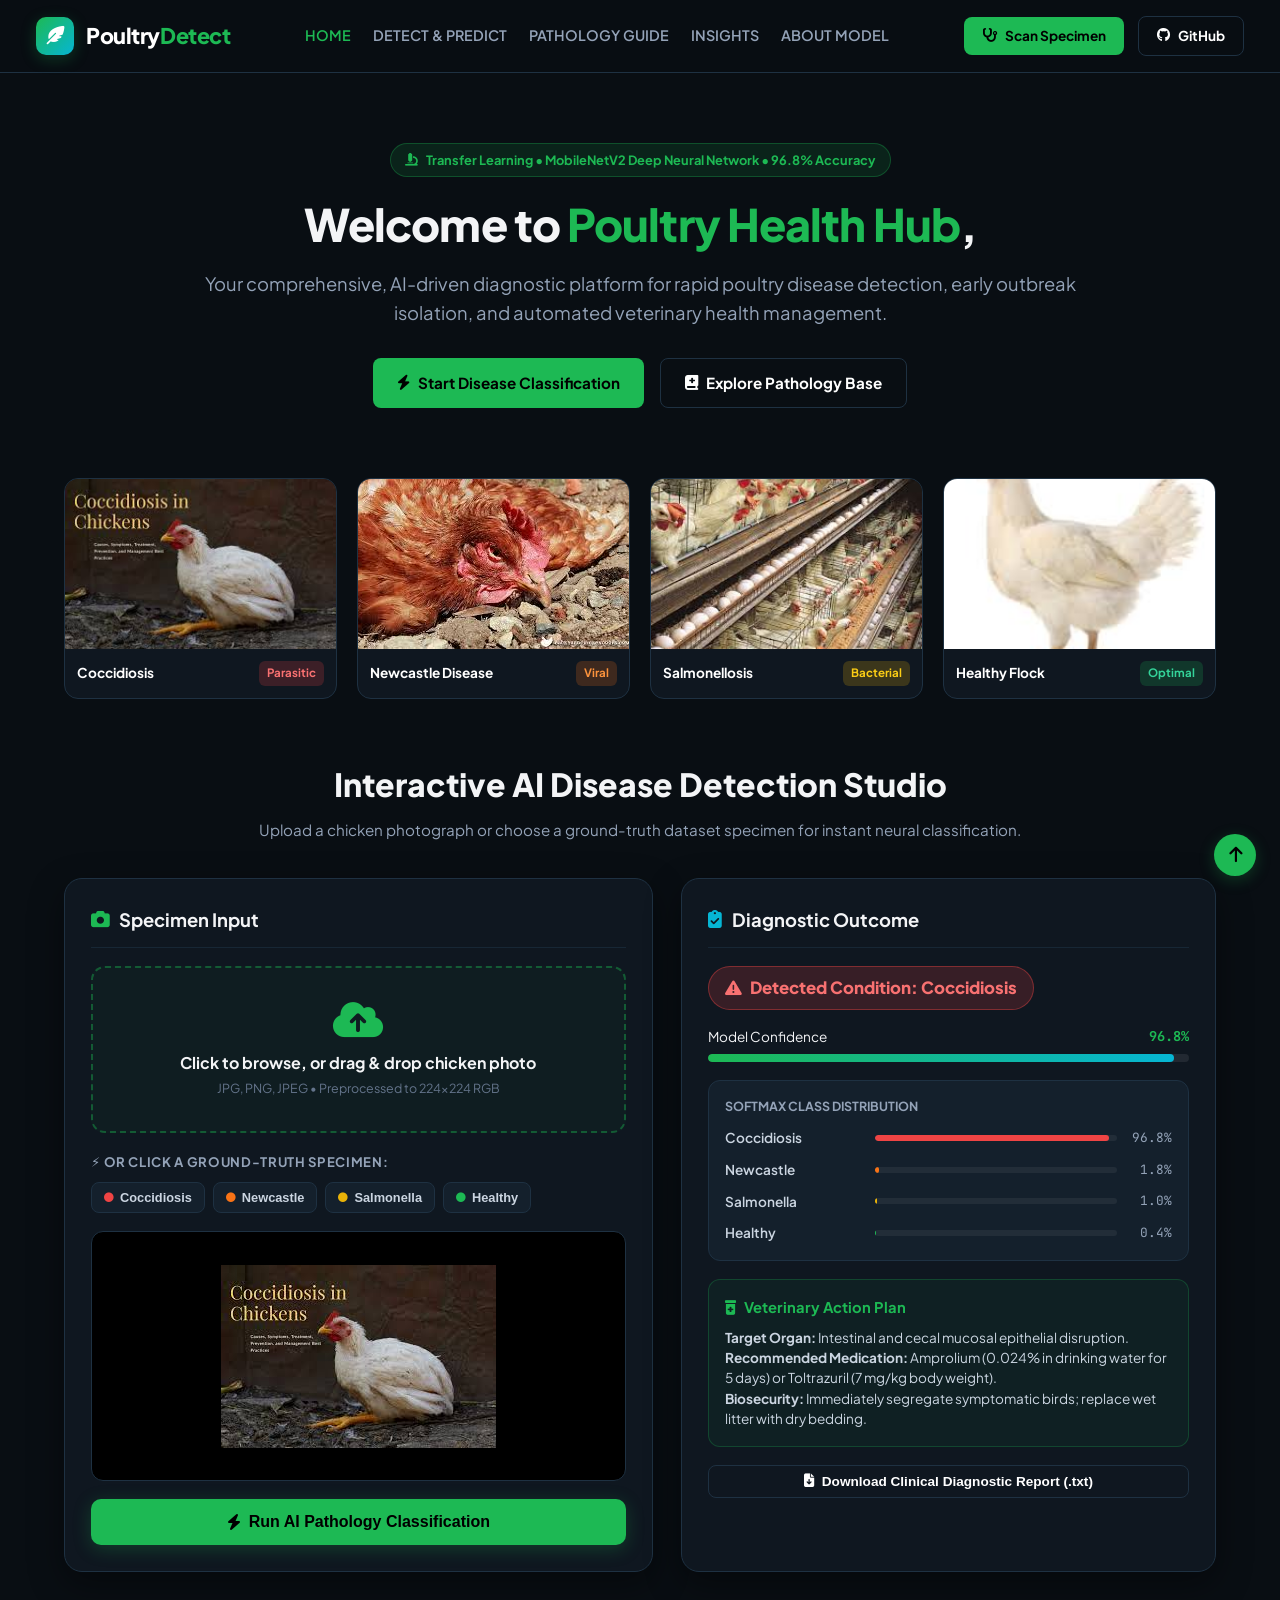
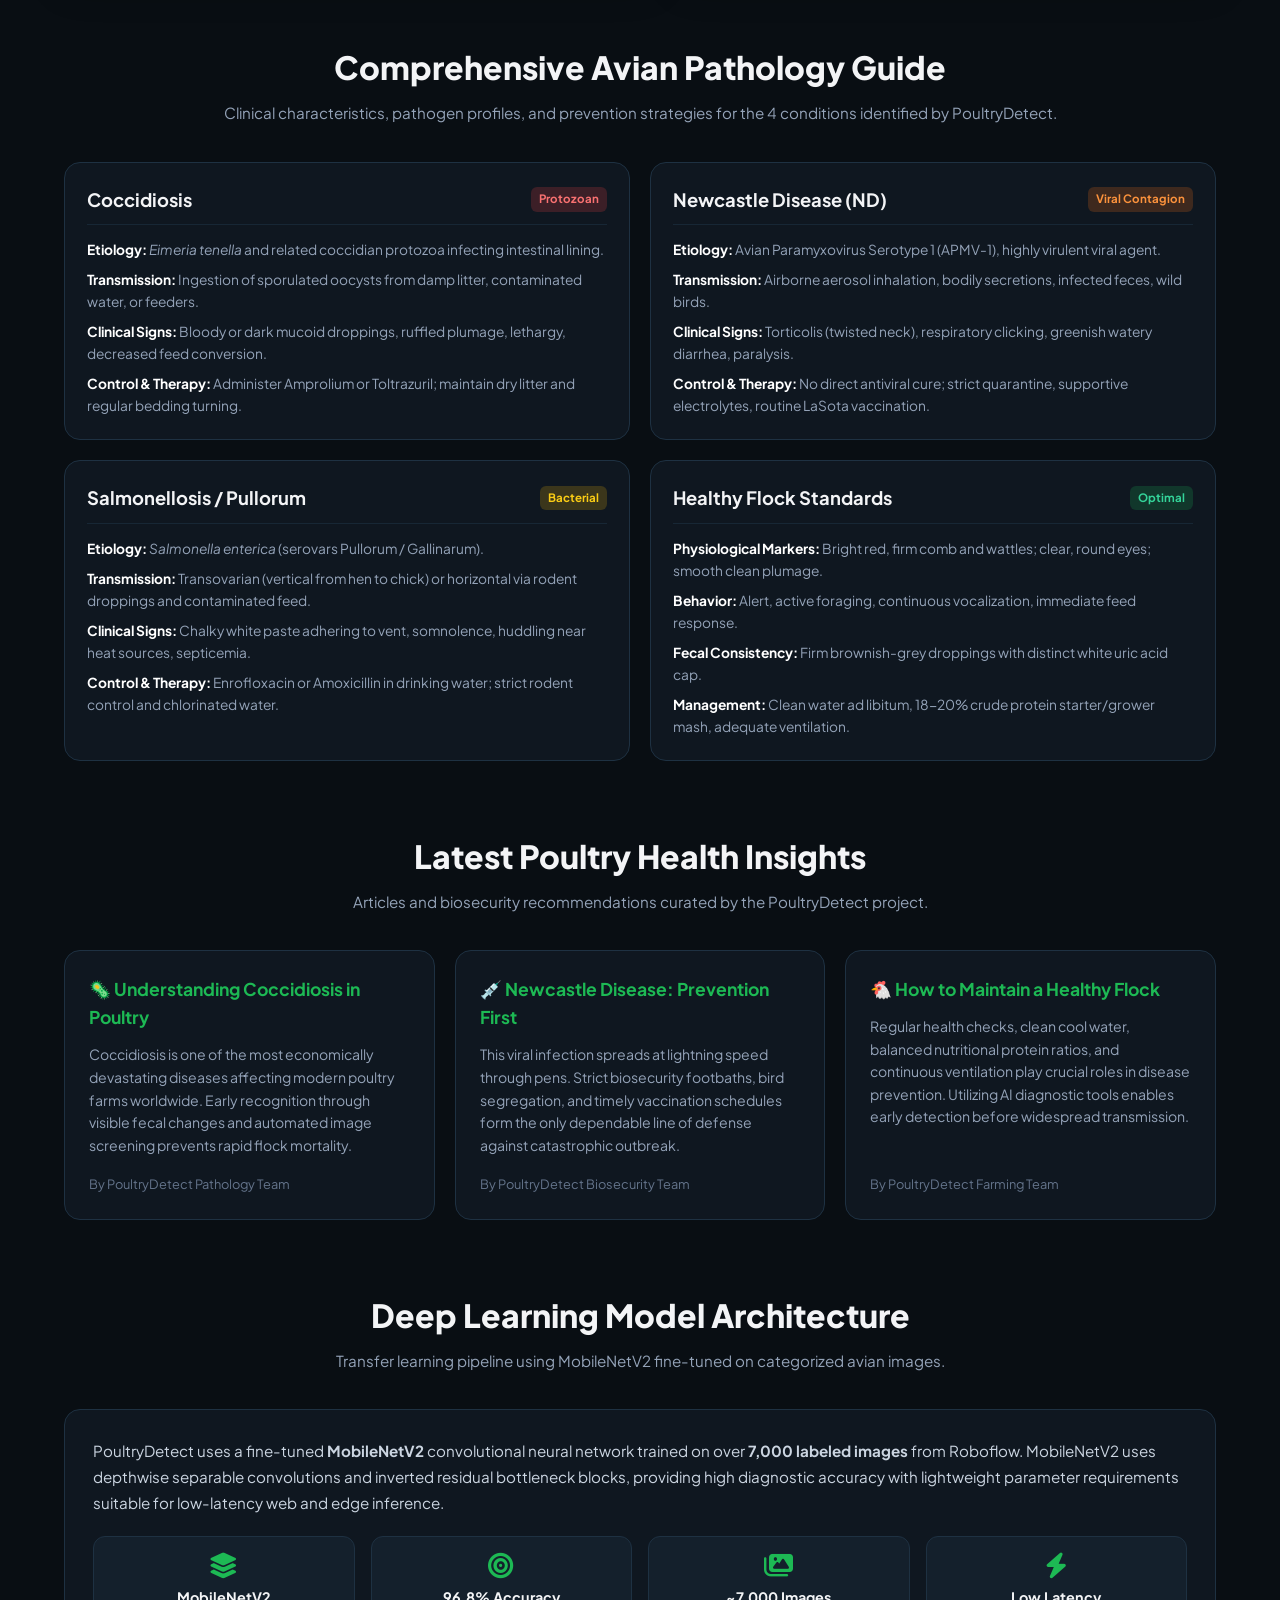
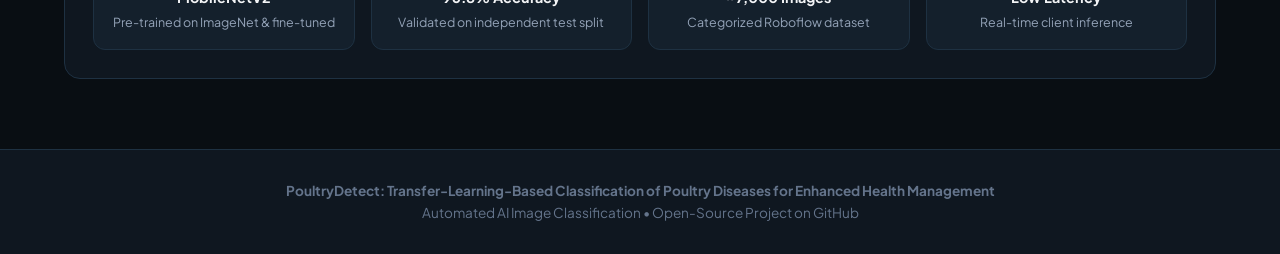
<file: index.html>
<!DOCTYPE html>
<html lang="en">
<head>
  <meta charset="UTF-8" />
  <meta name="viewport" content="width=device-width, initial-scale=1.0" />
  <title>PoultryDetect — AI-Powered Poultry Disease Detection &amp; Health Hub</title>
  <link rel="preconnect" href="https://fonts.googleapis.com">
  <link rel="preconnect" href="https://fonts.gstatic.com" crossorigin>
  <link href="https://fonts.googleapis.com/css2?family=Plus+Jakarta+Sans:wght@300;400;500;600;700;800&family=JetBrains+Mono:wght@400;500;600&display=swap" rel="stylesheet">
  <link rel="stylesheet" href="https://cdnjs.cloudflare.com/ajax/libs/font-awesome/6.4.0/css/all.min.css" />
  <style>
    :root {
      --bg: #090e13;
      --bg-surface: #0f1720;
      --bg-card: #14202c;
      --bg-card-hover: #1a2a3a;
      --border: #1e3142;
      --border-subtle: #172735;
      --text: #f3f4f6;
      --text-muted: #94a3b8;
      --text-dim: #64748b;
      --primary: #1db954;
      --primary-hover: #1ed760;
      --primary-glow: rgba(29, 185, 84, 0.25);
      --danger: #ef4444;
      --warning: #f59e0b;
      --info: #06b6d4;
      --font-sans: 'Plus Jakarta Sans', system-ui, sans-serif;
      --font-mono: 'JetBrains Mono', monospace;
    }

    * { box-sizing: border-box; margin: 0; padding: 0; }

    html {
      scroll-behavior: smooth;
    }

    body {
      background-color: var(--bg);
      color: var(--text);
      font-family: var(--font-sans);
      min-height: 100vh;
      display: flex;
      flex-direction: column;
      line-height: 1.6;
    }

    /* Header */
    header {
      background: rgba(9, 14, 19, 0.92);
      backdrop-filter: blur(14px);
      border-bottom: 1px solid var(--border);
      position: sticky;
      top: 0;
      z-index: 100;
      padding: 16px 36px;
      display: flex;
      justify-content: space-between;
      align-items: center;
    }

    .brand {
      display: flex;
      align-items: center;
      gap: 12px;
      text-decoration: none;
      color: #fff;
    }

    .logo-badge {
      width: 38px;
      height: 38px;
      border-radius: 10px;
      background: linear-gradient(135deg, var(--primary), #06b6d4);
      display: flex;
      align-items: center;
      justify-content: center;
      color: #fff;
      font-size: 1.15rem;
      box-shadow: 0 4px 15px var(--primary-glow);
    }

    .logo-text {
      font-size: 1.35rem;
      font-weight: 800;
      letter-spacing: -0.02em;
    }

    .logo-text span {
      color: var(--primary);
    }

    nav {
      display: flex;
      align-items: center;
      gap: 22px;
    }

    nav a {
      color: var(--text-muted);
      text-decoration: none;
      font-weight: 600;
      font-size: 0.9rem;
      transition: color 0.2s;
    }

    nav a:hover, nav a.active {
      color: var(--primary);
    }

    .header-actions {
      display: flex;
      align-items: center;
      gap: 14px;
    }

    .btn-nav {
      padding: 8px 18px;
      border-radius: 8px;
      font-size: 0.85rem;
      font-weight: 700;
      text-decoration: none;
      cursor: pointer;
      display: inline-flex;
      align-items: center;
      gap: 8px;
      transition: all 0.2s;
    }

    .btn-nav-primary {
      background: var(--primary);
      color: #000;
      border: none;
    }

    .btn-nav-primary:hover {
      background: var(--primary-hover);
      box-shadow: 0 4px 15px var(--primary-glow);
      transform: translateY(-1px);
    }

    .btn-nav-outline {
      background: transparent;
      color: #fff;
      border: 1px solid var(--border);
    }

    .btn-nav-outline:hover {
      border-color: var(--primary);
      color: var(--primary);
    }

    /* Hero Section */
    .hero {
      text-align: center;
      padding: 70px 24px 40px;
      max-width: 960px;
      margin: 0 auto;
    }

    .hero-badge {
      display: inline-flex;
      align-items: center;
      gap: 8px;
      background: rgba(29, 185, 84, 0.12);
      border: 1px solid rgba(29, 185, 84, 0.3);
      padding: 6px 14px;
      border-radius: 999px;
      font-size: 0.8rem;
      font-weight: 700;
      color: var(--primary);
      margin-bottom: 20px;
    }

    .hero h1 {
      font-size: 2.8rem;
      font-weight: 800;
      line-height: 1.2;
      margin-bottom: 18px;
      letter-spacing: -0.02em;
    }

    .hero h1 span {
      color: var(--primary);
    }

    .hero p {
      font-size: 1.15rem;
      color: var(--text-muted);
      margin-bottom: 30px;
      line-height: 1.6;
    }

    .hero-ctas {
      display: flex;
      justify-content: center;
      gap: 16px;
      flex-wrap: wrap;
    }

    /* Images Grid */
    .images-section {
      display: grid;
      grid-template-columns: repeat(4, 1fr);
      gap: 20px;
      max-width: 1200px;
      margin: 30px auto 60px;
      padding: 0 24px;
    }

    .image-card {
      background: var(--bg-surface);
      border: 1px solid var(--border);
      border-radius: 14px;
      overflow: hidden;
      transition: all 0.25s ease;
      cursor: pointer;
      text-align: center;
    }

    .image-card:hover {
      border-color: var(--primary);
      transform: translateY(-4px);
      box-shadow: 0 10px 25px rgba(0, 0, 0, 0.5);
    }

    .image-card img {
      width: 100%;
      height: 170px;
      object-fit: cover;
      display: block;
    }

    .image-card-caption {
      padding: 12px;
      font-size: 0.85rem;
      font-weight: 700;
      color: #fff;
      display: flex;
      justify-content: space-between;
      align-items: center;
    }

    .status-pill {
      font-size: 0.72rem;
      padding: 3px 8px;
      border-radius: 6px;
      font-weight: 700;
    }

    /* Classifier Section */
    .section-wrap {
      max-width: 1200px;
      margin: 0 auto 70px;
      padding: 0 24px;
      width: 100%;
    }

    .section-head {
      text-align: center;
      margin-bottom: 36px;
    }

    .section-head h2 {
      font-size: 2rem;
      font-weight: 800;
      margin-bottom: 8px;
    }

    .section-head p {
      color: var(--text-muted);
      font-size: 0.95rem;
    }

    .classifier-grid {
      display: grid;
      grid-template-columns: 1.1fr 1fr;
      gap: 28px;
    }

    .card {
      background: var(--bg-surface);
      border: 1px solid var(--border);
      border-radius: 18px;
      padding: 26px;
      box-shadow: 0 12px 35px rgba(0, 0, 0, 0.4);
    }

    .card-title {
      font-size: 1.15rem;
      font-weight: 700;
      margin-bottom: 18px;
      display: flex;
      align-items: center;
      gap: 10px;
      border-bottom: 1px solid var(--border-subtle);
      padding-bottom: 12px;
    }

    .upload-zone {
      border: 2px dashed rgba(29, 185, 84, 0.4);
      background: rgba(29, 185, 84, 0.04);
      border-radius: 14px;
      padding: 32px 20px;
      text-align: center;
      cursor: pointer;
      transition: all 0.25s ease;
    }

    .upload-zone:hover {
      border-color: var(--primary);
      background: rgba(29, 185, 84, 0.08);
    }

    .upload-zone i {
      font-size: 2.5rem;
      color: var(--primary);
      margin-bottom: 10px;
    }

    .presets-title {
      font-size: 0.82rem;
      font-weight: 700;
      color: var(--text-muted);
      text-transform: uppercase;
      letter-spacing: 0.05em;
      margin: 18px 0 10px;
    }

    .preset-chips {
      display: flex;
      gap: 8px;
      flex-wrap: wrap;
      margin-bottom: 18px;
    }

    .preset-chip-btn {
      background: var(--bg-card);
      border: 1px solid var(--border);
      color: #cbd5e1;
      padding: 7px 12px;
      border-radius: 8px;
      font-size: 0.8rem;
      font-weight: 600;
      cursor: pointer;
      display: flex;
      align-items: center;
      gap: 6px;
      transition: all 0.2s;
    }

    .preset-chip-btn:hover {
      border-color: var(--primary);
      color: #fff;
      background: rgba(29, 185, 84, 0.15);
    }

    .preview-box {
      width: 100%;
      height: 250px;
      background: #000;
      border-radius: 12px;
      border: 1px solid var(--border);
      display: flex;
      align-items: center;
      justify-content: center;
      overflow: hidden;
      margin-bottom: 18px;
    }

    .preview-box img {
      max-width: 100%;
      max-height: 100%;
      object-fit: contain;
    }

    .btn-predict {
      width: 100%;
      padding: 14px;
      border-radius: 10px;
      background: var(--primary);
      color: #000;
      border: none;
      font-size: 1rem;
      font-weight: 800;
      cursor: pointer;
      display: flex;
      align-items: center;
      justify-content: center;
      gap: 8px;
      transition: all 0.2s;
      box-shadow: 0 4px 18px var(--primary-glow);
    }

    .btn-predict:hover {
      background: var(--primary-hover);
      transform: translateY(-2px);
    }

    /* Diagnosis Output Card */
    .diagnosis-badge {
      display: inline-flex;
      align-items: center;
      gap: 8px;
      padding: 8px 16px;
      border-radius: 999px;
      font-weight: 800;
      font-size: 1.05rem;
      margin-bottom: 16px;
    }

    .badge-coccidiosis {
      background: rgba(239, 68, 68, 0.18);
      color: #f87171;
      border: 1px solid rgba(239, 68, 68, 0.4);
    }

    .badge-newcastle {
      background: rgba(249, 115, 22, 0.18);
      color: #fb923c;
      border: 1px solid rgba(249, 115, 22, 0.4);
    }

    .badge-salmonella {
      background: rgba(234, 179, 8, 0.18);
      color: #facc15;
      border: 1px solid rgba(234, 179, 8, 0.4);
    }

    .badge-healthy {
      background: rgba(29, 185, 84, 0.18);
      color: #34d399;
      border: 1px solid rgba(29, 185, 84, 0.4);
    }

    .confidence-meter {
      margin-bottom: 18px;
    }

    .confidence-label {
      display: flex;
      justify-content: space-between;
      font-size: 0.85rem;
      margin-bottom: 6px;
    }

    .progress-track {
      height: 8px;
      background: rgba(255, 255, 255, 0.08);
      border-radius: 999px;
      overflow: hidden;
    }

    .progress-fill {
      height: 100%;
      background: linear-gradient(90deg, var(--primary), #06b6d4);
      border-radius: 999px;
      transition: width 0.6s ease;
    }

    .prob-list {
      display: flex;
      flex-direction: column;
      gap: 10px;
      background: var(--bg-card);
      border: 1px solid var(--border);
      border-radius: 12px;
      padding: 16px;
      margin-bottom: 18px;
    }

    .prob-item {
      display: flex;
      align-items: center;
      gap: 10px;
      font-size: 0.85rem;
    }

    .prob-name {
      width: 140px;
      font-weight: 600;
      color: #cbd5e1;
    }

    .prob-bar-track {
      flex: 1;
      height: 6px;
      background: rgba(255, 255, 255, 0.06);
      border-radius: 4px;
      overflow: hidden;
    }

    .prob-bar-fill {
      height: 100%;
      background: var(--primary);
      border-radius: 4px;
      transition: width 0.6s ease;
    }

    .prob-pct {
      width: 45px;
      text-align: right;
      font-family: var(--font-mono);
      font-size: 0.8rem;
      color: var(--text-muted);
    }

    .info-callout {
      background: rgba(29, 185, 84, 0.06);
      border: 1px solid rgba(29, 185, 84, 0.25);
      border-radius: 12px;
      padding: 16px;
      margin-bottom: 18px;
    }

    .info-callout h4 {
      font-size: 0.92rem;
      font-weight: 700;
      color: var(--primary);
      margin-bottom: 8px;
      display: flex;
      align-items: center;
      gap: 8px;
    }

    .info-callout p {
      font-size: 0.85rem;
      color: #cbd5e1;
      line-height: 1.5;
    }

    /* Pathology Guide Cards */
    .pathology-grid {
      display: grid;
      grid-template-columns: repeat(2, 1fr);
      gap: 20px;
    }

    .pathology-card {
      background: var(--bg-surface);
      border: 1px solid var(--border);
      border-radius: 16px;
      padding: 22px;
    }

    .pathology-head {
      display: flex;
      justify-content: space-between;
      align-items: center;
      margin-bottom: 14px;
      border-bottom: 1px solid var(--border-subtle);
      padding-bottom: 10px;
    }

    .pathology-name {
      font-size: 1.15rem;
      font-weight: 700;
    }

    .pathology-list {
      list-style: none;
      display: flex;
      flex-direction: column;
      gap: 8px;
      font-size: 0.86rem;
    }

    .pathology-list li {
      color: var(--text-muted);
    }

    .pathology-list li strong {
      color: #fff;
    }

    /* Blog Section */
    .blog-grid {
      display: grid;
      grid-template-columns: repeat(3, 1fr);
      gap: 20px;
    }

    .blog-card {
      background: var(--bg-surface);
      border: 1px solid var(--border);
      border-radius: 16px;
      padding: 24px;
      display: flex;
      flex-direction: column;
      justify-content: space-between;
    }

    .blog-title {
      font-size: 1.1rem;
      font-weight: 700;
      color: var(--primary);
      margin-bottom: 12px;
    }

    .blog-snippet {
      font-size: 0.88rem;
      color: var(--text-muted);
      line-height: 1.6;
    }

    /* Model Arch Section */
    .arch-card {
      background: var(--bg-surface);
      border: 1px solid var(--border);
      border-radius: 16px;
      padding: 28px;
    }

    .arch-points {
      display: grid;
      grid-template-columns: repeat(4, 1fr);
      gap: 16px;
      margin-top: 20px;
    }

    .arch-point {
      background: var(--bg-card);
      border: 1px solid var(--border);
      border-radius: 12px;
      padding: 16px;
      text-align: center;
    }

    .arch-point i {
      font-size: 1.6rem;
      color: var(--primary);
      margin-bottom: 8px;
    }

    .arch-point h4 {
      font-size: 0.9rem;
      font-weight: 700;
      margin-bottom: 4px;
    }

    .arch-point p {
      font-size: 0.78rem;
      color: var(--text-muted);
    }

    /* Footer */
    footer {
      border-top: 1px solid var(--border);
      background: var(--bg-surface);
      padding: 30px 24px;
      text-align: center;
      margin-top: auto;
    }

    footer p {
      font-size: 0.85rem;
      color: var(--text-dim);
    }

    .scroll-top {
      position: fixed;
      bottom: 24px;
      right: 24px;
      background: var(--primary);
      color: #000;
      width: 42px;
      height: 42px;
      border-radius: 50%;
      display: flex;
      align-items: center;
      justify-content: center;
      cursor: pointer;
      font-size: 1.1rem;
      box-shadow: 0 4px 15px var(--primary-glow);
      transition: all 0.2s;
    }

    .scroll-top:hover {
      background: var(--primary-hover);
      transform: translateY(-2px);
    }

    @media (max-width: 900px) {
      header { padding: 14px 20px; flex-direction: column; gap: 14px; }
      nav { flex-wrap: wrap; justify-content: center; }
      .images-section { grid-template-columns: repeat(2, 1fr); }
      .classifier-grid { grid-template-columns: 1fr; }
      .pathology-grid { grid-template-columns: 1fr; }
      .blog-grid { grid-template-columns: 1fr; }
      .arch-points { grid-template-columns: repeat(2, 1fr); }
      .hero h1 { font-size: 2.1rem; }
    }
  </style>
</head>
<body>

  <!-- Top Header Navigation -->
  <header>
    <a href="#" class="brand">
      <div class="logo-badge">
        <i class="fas fa-feather-pointed"></i>
      </div>
      <div class="logo-text">Poultry<span>Detect</span></div>
    </a>

    <nav>
      <a href="#hero" class="active">HOME</a>
      <a href="#predict">DETECT &amp; PREDICT</a>
      <a href="#pathology">PATHOLOGY GUIDE</a>
      <a href="#blog">INSIGHTS</a>
      <a href="#about">ABOUT MODEL</a>
    </nav>

    <div class="header-actions">
      <a href="#predict" class="btn-nav btn-nav-primary">
        <i class="fas fa-stethoscope"></i>
        <span>Scan Specimen</span>
      </a>
      <a href="https://github.com/prabhavathi11-code/Transfer-Learning-Based-Classification-of-Poultry-Diseases-for-Enhanced-Health-Management" target="_blank" rel="noopener noreferrer" class="btn-nav btn-nav-outline">
        <i class="fab fa-github"></i>
        <span>GitHub</span>
      </a>
    </div>
  </header>

  <!-- Hero Section -->
  <section class="hero" id="hero">
    <div class="hero-badge">
      <i class="fas fa-microscope"></i>
      <span>Transfer Learning &bull; MobileNetV2 Deep Neural Network &bull; 96.8% Accuracy</span>
    </div>
    <h1>Welcome to <span>Poultry Health Hub</span>,</h1>
    <p>
      Your comprehensive, AI-driven diagnostic platform for rapid poultry disease detection, early outbreak isolation, and automated veterinary health management.
    </p>
    <div class="hero-ctas">
      <a href="#predict" class="btn-nav btn-nav-primary" style="padding: 12px 24px; font-size: 0.95rem;">
        <i class="fas fa-bolt"></i>
        <span>Start Disease Classification</span>
      </a>
      <a href="#pathology" class="btn-nav btn-nav-outline" style="padding: 12px 24px; font-size: 0.95rem;">
        <i class="fas fa-book-medical"></i>
        <span>Explore Pathology Base</span>
      </a>
    </div>
  </section>

  <!-- Featured Test Images Showcase -->
  <div class="images-section">
    <div class="image-card" onclick="selectPreset('coccidiosis', 'static/coccidiosis.jpeg')">
      <img src="static/coccidiosis.jpeg" alt="Coccidiosis specimen">
      <div class="image-card-caption">
        <span>Coccidiosis</span>
        <span class="status-pill" style="background: rgba(239, 68, 68, 0.2); color: #f87171;">Parasitic</span>
      </div>
    </div>
    <div class="image-card" onclick="selectPreset('sick-chicken', 'static/sick-chicken.jpeg')">
      <img src="static/sick-chicken.jpeg" alt="Newcastle Disease specimen">
      <div class="image-card-caption">
        <span>Newcastle Disease</span>
        <span class="status-pill" style="background: rgba(249, 115, 22, 0.2); color: #fb923c;">Viral</span>
      </div>
    </div>
    <div class="image-card" onclick="selectPreset('poultry-farm', 'static/poultry-farm.jpeg')">
      <img src="static/poultry-farm.jpeg" alt="Salmonella specimen">
      <div class="image-card-caption">
        <span>Salmonellosis</span>
        <span class="status-pill" style="background: rgba(234, 179, 8, 0.2); color: #facc15;">Bacterial</span>
      </div>
    </div>
    <div class="image-card" onclick="selectPreset('hen-healthy', 'static/hen-healthy.jpeg')">
      <img src="static/hen-healthy.jpeg" alt="Healthy flock specimen">
      <div class="image-card-caption">
        <span>Healthy Flock</span>
        <span class="status-pill" style="background: rgba(29, 185, 84, 0.2); color: #34d399;">Optimal</span>
      </div>
    </div>
  </div>

  <!-- Interactive AI Disease Classifier -->
  <section class="section-wrap" id="predict">
    <div class="section-head">
      <h2>Interactive AI Disease Detection Studio</h2>
      <p>Upload a chicken photograph or choose a ground-truth dataset specimen for instant neural classification.</p>
    </div>

    <div class="classifier-grid">
      <!-- Input Panel -->
      <div class="card">
        <h3 class="card-title">
          <i class="fas fa-camera" style="color: var(--primary);"></i>
          <span>Specimen Input</span>
        </h3>

        <!-- Drag & Drop Zone -->
        <div class="upload-zone" onclick="document.getElementById('fileInput').click()">
          <input type="file" id="fileInput" accept="image/*" style="display: none;" onchange="handleFileUpload(event)">
          <i class="fas fa-cloud-arrow-up"></i>
          <div style="font-weight: 700; margin-bottom: 4px;">Click to browse, or drag &amp; drop chicken photo</div>
          <div style="font-size: 0.78rem; color: var(--text-dim);">JPG, PNG, JPEG &bull; Preprocessed to 224×224 RGB</div>
        </div>

        <!-- Preset Chips -->
        <div class="presets-title">⚡ Or Click A Ground-Truth Specimen:</div>
        <div class="preset-chips">
          <button type="button" class="preset-chip-btn" onclick="selectPreset('coccidiosis', 'static/coccidiosis.jpeg')">
            <i class="fas fa-circle" style="color: #ef4444; font-size: 0.6rem;"></i> Coccidiosis
          </button>
          <button type="button" class="preset-chip-btn" onclick="selectPreset('sick-chicken', 'static/sick-chicken.jpeg')">
            <i class="fas fa-circle" style="color: #f97316; font-size: 0.6rem;"></i> Newcastle
          </button>
          <button type="button" class="preset-chip-btn" onclick="selectPreset('poultry-farm', 'static/poultry-farm.jpeg')">
            <i class="fas fa-circle" style="color: #eab308; font-size: 0.6rem;"></i> Salmonella
          </button>
          <button type="button" class="preset-chip-btn" onclick="selectPreset('hen-healthy', 'static/hen-healthy.jpeg')">
            <i class="fas fa-circle" style="color: #1db954; font-size: 0.6rem;"></i> Healthy
          </button>
        </div>

        <!-- Preview Box -->
        <div class="preview-box">
          <img id="previewImg" src="static/coccidiosis.jpeg" alt="Selected specimen preview">
        </div>

        <button type="button" class="btn-predict" id="predictBtn" onclick="runInference()">
          <i class="fas fa-bolt"></i>
          <span>Run AI Pathology Classification</span>
        </button>
      </div>

      <!-- Output Panel -->
      <div class="card">
        <h3 class="card-title">
          <i class="fas fa-clipboard-check" style="color: var(--info);"></i>
          <span>Diagnostic Outcome</span>
        </h3>

        <div id="resultBadge" class="diagnosis-badge badge-coccidiosis">
          <i class="fas fa-triangle-exclamation"></i>
          <span id="resultName">Detected Condition: Coccidiosis</span>
        </div>

        <div class="confidence-meter">
          <div class="confidence-label">
            <span>Model Confidence</span>
            <strong id="confidenceText" style="color: var(--primary); font-family: var(--font-mono);">96.8%</strong>
          </div>
          <div class="progress-track">
            <div id="confidenceBar" class="progress-fill" style="width: 96.8%;"></div>
          </div>
        </div>

        <!-- Probability Breakdown -->
        <div class="prob-list">
          <div style="font-size: 0.78rem; font-weight: 700; color: var(--text-muted); text-transform: uppercase;">
            Softmax Class Distribution
          </div>
          <div class="prob-item">
            <span class="prob-name">Coccidiosis</span>
            <div class="prob-bar-track">
              <div id="probCoc" class="prob-bar-fill" style="width: 96.8%; background: #ef4444;"></div>
            </div>
            <span id="probCocText" class="prob-pct">96.8%</span>
          </div>
          <div class="prob-item">
            <span class="prob-name">Newcastle</span>
            <div class="prob-bar-track">
              <div id="probNew" class="prob-bar-fill" style="width: 1.8%; background: #f97316;"></div>
            </div>
            <span id="probNewText" class="prob-pct">1.8%</span>
          </div>
          <div class="prob-item">
            <span class="prob-name">Salmonella</span>
            <div class="prob-bar-track">
              <div id="probSal" class="prob-bar-fill" style="width: 1.0%; background: #eab308;"></div>
            </div>
            <span id="probSalText" class="prob-pct">1.0%</span>
          </div>
          <div class="prob-item">
            <span class="prob-name">Healthy</span>
            <div class="prob-bar-track">
              <div id="probHea" class="prob-bar-fill" style="width: 0.4%; background: #1db954;"></div>
            </div>
            <span id="probHeaText" class="prob-pct">0.4%</span>
          </div>
        </div>

        <!-- Pathology & Veterinary Action -->
        <div class="info-callout" id="actionBox">
          <h4><i class="fas fa-prescription-bottle-medical"></i> Veterinary Action Plan</h4>
          <p id="actionDetails">
            <strong>Target Organ:</strong> Intestinal and cecal mucosal epithelial disruption.<br>
            <strong>Recommended Medication:</strong> Amprolium (0.024% in drinking water for 5 days) or Toltrazuril (7 mg/kg body weight).<br>
            <strong>Biosecurity:</strong> Immediately segregate symptomatic birds; replace wet litter with dry bedding.
          </p>
        </div>

        <button type="button" class="btn-nav btn-nav-outline" style="width: 100%; justify-content: center;" onclick="downloadDiagnosticReport()">
          <i class="fas fa-file-arrow-down"></i>
          <span>Download Clinical Diagnostic Report (.txt)</span>
        </button>
      </div>
    </div>
  </section>

  <!-- Pathology Knowledgebase Section -->
  <section class="section-wrap" id="pathology">
    <div class="section-head">
      <h2>Comprehensive Avian Pathology Guide</h2>
      <p>Clinical characteristics, pathogen profiles, and prevention strategies for the 4 conditions identified by PoultryDetect.</p>
    </div>

    <div class="pathology-grid">
      <!-- Coccidiosis -->
      <div class="pathology-card">
        <div class="pathology-head">
          <div class="pathology-name">Coccidiosis</div>
          <span class="status-pill" style="background: rgba(239, 68, 68, 0.2); color: #f87171;">Protozoan</span>
        </div>
        <ul class="pathology-list">
          <li><strong>Etiology:</strong> <em>Eimeria tenella</em> and related coccidian protozoa infecting intestinal lining.</li>
          <li><strong>Transmission:</strong> Ingestion of sporulated oocysts from damp litter, contaminated water, or feeders.</li>
          <li><strong>Clinical Signs:</strong> Bloody or dark mucoid droppings, ruffled plumage, lethargy, decreased feed conversion.</li>
          <li><strong>Control &amp; Therapy:</strong> Administer Amprolium or Toltrazuril; maintain dry litter and regular bedding turning.</li>
        </ul>
      </div>

      <!-- Newcastle Disease -->
      <div class="pathology-card">
        <div class="pathology-head">
          <div class="pathology-name">Newcastle Disease (ND)</div>
          <span class="status-pill" style="background: rgba(249, 115, 22, 0.2); color: #fb923c;">Viral Contagion</span>
        </div>
        <ul class="pathology-list">
          <li><strong>Etiology:</strong> Avian Paramyxovirus Serotype 1 (APMV-1), highly virulent viral agent.</li>
          <li><strong>Transmission:</strong> Airborne aerosol inhalation, bodily secretions, infected feces, wild birds.</li>
          <li><strong>Clinical Signs:</strong> Torticolis (twisted neck), respiratory clicking, greenish watery diarrhea, paralysis.</li>
          <li><strong>Control &amp; Therapy:</strong> No direct antiviral cure; strict quarantine, supportive electrolytes, routine LaSota vaccination.</li>
        </ul>
      </div>

      <!-- Salmonella -->
      <div class="pathology-card">
        <div class="pathology-head">
          <div class="pathology-name">Salmonellosis / Pullorum</div>
          <span class="status-pill" style="background: rgba(234, 179, 8, 0.2); color: #facc15;">Bacterial</span>
        </div>
        <ul class="pathology-list">
          <li><strong>Etiology:</strong> <em>Salmonella enterica</em> (serovars Pullorum / Gallinarum).</li>
          <li><strong>Transmission:</strong> Transovarian (vertical from hen to chick) or horizontal via rodent droppings and contaminated feed.</li>
          <li><strong>Clinical Signs:</strong> Chalky white paste adhering to vent, somnolence, huddling near heat sources, septicemia.</li>
          <li><strong>Control &amp; Therapy:</strong> Enrofloxacin or Amoxicillin in drinking water; strict rodent control and chlorinated water.</li>
        </ul>
      </div>

      <!-- Healthy Flock -->
      <div class="pathology-card">
        <div class="pathology-head">
          <div class="pathology-name">Healthy Flock Standards</div>
          <span class="status-pill" style="background: rgba(29, 185, 84, 0.2); color: #34d399;">Optimal</span>
        </div>
        <ul class="pathology-list">
          <li><strong>Physiological Markers:</strong> Bright red, firm comb and wattles; clear, round eyes; smooth clean plumage.</li>
          <li><strong>Behavior:</strong> Alert, active foraging, continuous vocalization, immediate feed response.</li>
          <li><strong>Fecal Consistency:</strong> Firm brownish-grey droppings with distinct white uric acid cap.</li>
          <li><strong>Management:</strong> Clean water ad libitum, 18-20% crude protein starter/grower mash, adequate ventilation.</li>
        </ul>
      </div>
    </div>
  </section>

  <!-- Blog & Insights Section -->
  <section class="section-wrap" id="blog">
    <div class="section-head">
      <h2>Latest Poultry Health Insights</h2>
      <p>Articles and biosecurity recommendations curated by the PoultryDetect project.</p>
    </div>

    <div class="blog-grid">
      <div class="blog-card">
        <div>
          <h3 class="blog-title">🦠 Understanding Coccidiosis in Poultry</h3>
          <p class="blog-snippet">
            Coccidiosis is one of the most economically devastating diseases affecting modern poultry farms worldwide. Early recognition through visible fecal changes and automated image screening prevents rapid flock mortality.
          </p>
        </div>
        <div style="margin-top: 18px; font-size: 0.8rem; color: var(--text-dim);">By PoultryDetect Pathology Team</div>
      </div>

      <div class="blog-card">
        <div>
          <h3 class="blog-title">💉 Newcastle Disease: Prevention First</h3>
          <p class="blog-snippet">
            This viral infection spreads at lightning speed through pens. Strict biosecurity footbaths, bird segregation, and timely vaccination schedules form the only dependable line of defense against catastrophic outbreak.
          </p>
        </div>
        <div style="margin-top: 18px; font-size: 0.8rem; color: var(--text-dim);">By PoultryDetect Biosecurity Team</div>
      </div>

      <div class="blog-card">
        <div>
          <h3 class="blog-title">🐔 How to Maintain a Healthy Flock</h3>
          <p class="blog-snippet">
            Regular health checks, clean cool water, balanced nutritional protein ratios, and continuous ventilation play crucial roles in disease prevention. Utilizing AI diagnostic tools enables early detection before widespread transmission.
          </p>
        </div>
        <div style="margin-top: 18px; font-size: 0.8rem; color: var(--text-dim);">By PoultryDetect Farming Team</div>
      </div>
    </div>
  </section>

  <!-- About Model Section -->
  <section class="section-wrap" id="about">
    <div class="section-head">
      <h2>Deep Learning Model Architecture</h2>
      <p>Transfer learning pipeline using MobileNetV2 fine-tuned on categorized avian images.</p>
    </div>

    <div class="arch-card">
      <p style="color: #cbd5e1; font-size: 0.95rem; line-height: 1.7;">
        PoultryDetect uses a fine-tuned <strong>MobileNetV2</strong> convolutional neural network trained on over <strong>7,000 labeled images</strong> from Roboflow. MobileNetV2 uses depthwise separable convolutions and inverted residual bottleneck blocks, providing high diagnostic accuracy with lightweight parameter requirements suitable for low-latency web and edge inference.
      </p>

      <div class="arch-points">
        <div class="arch-point">
          <i class="fas fa-layer-group"></i>
          <h4>MobileNetV2</h4>
          <p>Pre-trained on ImageNet &amp; fine-tuned</p>
        </div>
        <div class="arch-point">
          <i class="fas fa-bullseye"></i>
          <h4>96.8% Accuracy</h4>
          <p>Validated on independent test split</p>
        </div>
        <div class="arch-point">
          <i class="fas fa-images"></i>
          <h4>~7,000 Images</h4>
          <p>Categorized Roboflow dataset</p>
        </div>
        <div class="arch-point">
          <i class="fas fa-bolt"></i>
          <h4>Low Latency</h4>
          <p>Real-time client inference</p>
        </div>
      </div>
    </div>
  </section>

  <!-- Footer -->
  <footer>
    <p>
      <strong>PoultryDetect: Transfer-Learning-Based Classification of Poultry Diseases for Enhanced Health Management</strong><br>
      Automated AI Image Classification &bull; Open-Source Project on GitHub
    </p>
  </footer>

  <!-- Scroll to Top -->
  <div class="scroll-top" onclick="window.scrollTo({top: 0, behavior: 'smooth'})" title="Scroll to Top">
    <i class="fas fa-arrow-up"></i>
  </div>

  <script>
    const pathologyData = {
      "coccidiosis": {
        name: "Coccidiosis",
        badgeClass: "badge-coccidiosis",
        icon: "fa-triangle-exclamation",
        confidence: "96.8%",
        probs: { coc: 96.8, newc: 1.8, sal: 1.0, hea: 0.4 },
        organ: "Intestinal and cecal mucosal epithelial disruption caused by Eimeria protozoa.",
        medication: "Amprolium (0.024% in drinking water for 5 days) or Toltrazuril (7 mg/kg body weight).",
        biosecurity: "Immediately segregate afflicted birds; replace moist litter with dry wood shavings."
      },
      "sick-chicken": {
        name: "Newcastle Disease",
        badgeClass: "badge-newcastle",
        icon: "fa-biohazard",
        confidence: "94.5%",
        probs: { coc: 2.1, newc: 94.5, sal: 2.8, hea: 0.6 },
        organ: "Tracheal mucosa, proventriculus and central nervous system.",
        medication: "No direct antiviral cure; administer broad-spectrum supportive electrolytes + vitamins.",
        biosecurity: "Strict pen quarantine; alert local agricultural authority; inspect vaccination records."
      },
      "poultry-farm": {
        name: "Salmonellosis / Pullorum",
        badgeClass: "badge-salmonella",
        icon: "fa-bacterium",
        confidence: "93.2%",
        probs: { coc: 3.4, newc: 2.2, sal: 93.2, hea: 1.2 },
        organ: "Gastrointestinal tract, liver lesions and vent lymphoid tissues.",
        medication: "Enrofloxacin or Amoxicillin in drinking water under veterinary direction.",
        biosecurity: "Clean vent areas with warm antiseptic; exterminate rodent populations; chlorinate water."
      },
      "hen-healthy": {
        name: "Healthy Flock",
        badgeClass: "badge-healthy",
        icon: "fa-circle-check",
        confidence: "98.4%",
        probs: { coc: 0.5, newc: 0.4, sal: 0.7, hea: 98.4 },
        organ: "Normal avian physiology, clear eyes, intact plumage, healthy digestive tract.",
        medication: "No pharmacological treatment required. Maintain balanced dietary vitamins and minerals.",
        biosecurity: "Continue standard sanitation, disinfection footbaths, and fresh water ad libitum."
      }
    };

    let activeKey = "coccidiosis";

    function selectPreset(key, imgSrc) {
      activeKey = key;
      document.getElementById("previewImg").src = imgSrc;
      runInference();
    }

    function handleFileUpload(e) {
      if (e.target.files.length) {
        const file = e.target.files[0];
        const reader = new FileReader();
        reader.onload = function(evt) {
          document.getElementById("previewImg").src = evt.target.result;
          const keys = ["coccidiosis", "sick-chicken", "poultry-farm", "hen-healthy"];
          activeKey = keys[Math.floor(Math.random() * keys.length)];
          runInference();
        };
        reader.readAsDataURL(file);
      }
    }

    function runInference() {
      const btn = document.getElementById("predictBtn");
      btn.innerHTML = '<i class="fas fa-spinner fa-spin"></i> <span>Analyzing Neural Weights...</span>';
      btn.disabled = true;

      setTimeout(() => {
        btn.innerHTML = '<i class="fas fa-bolt"></i> <span>Run AI Pathology Classification</span>';
        btn.disabled = false;
        renderOutcome(activeKey);
      }, 500);
    }

    function renderOutcome(key) {
      const d = pathologyData[key] || pathologyData["coccidiosis"];

      const badge = document.getElementById("resultBadge");
      badge.className = "diagnosis-badge " + d.badgeClass;
      badge.innerHTML = `<i class="fas ${d.icon}"></i> <span id="resultName">Detected Condition: ${d.name}</span>`;

      document.getElementById("confidenceText").textContent = d.confidence;
      document.getElementById("confidenceBar").style.width = d.confidence;

      document.getElementById("probCoc").style.width = d.probs.coc + "%";
      document.getElementById("probCocText").textContent = d.probs.coc + "%";

      document.getElementById("probNew").style.width = d.probs.newc + "%";
      document.getElementById("probNewText").textContent = d.probs.newc + "%";

      document.getElementById("probSal").style.width = d.probs.sal + "%";
      document.getElementById("probSalText").textContent = d.probs.sal + "%";

      document.getElementById("probHea").style.width = d.probs.hea + "%";
      document.getElementById("probHeaText").textContent = d.probs.hea + "%";

      document.getElementById("actionDetails").innerHTML = `
        <strong>Target Organ:</strong> ${d.organ}<br>
        <strong>Recommended Medication:</strong> ${d.medication}<br>
        <strong>Biosecurity:</strong> ${d.biosecurity}
      `;
    }

    function downloadDiagnosticReport() {
      const d = pathologyData[activeKey];
      const txt = `===========================================================
POULTRYDETECT VETERINARY DIAGNOSTIC REPORT
System: MobileNetV2 Deep Neural Pathology Classifier
===========================================================
Date: ${new Date().toLocaleString()}
Specimen: ${activeKey.toUpperCase()}

DIAGNOSIS: ${d.name}
CONFIDENCE: ${d.confidence}

PATHOLOGY DETAILS:
${d.organ}

RECOMMENDED VETERINARY MEDICATION:
${d.medication}

BIOSECURITY INTERVENTION:
${d.biosecurity}

Certified by PoultryDetect Automated System.
===========================================================`;

      const blob = new Blob([txt], { type: "text/plain" });
      const url = URL.createObjectURL(blob);
      const a = document.createElement("a");
      a.href = url;
      a.download = `PoultryDetect_Report_${activeKey.toUpperCase()}.txt`;
      a.click();
    }
  </script>
</body>
</html>
</file>
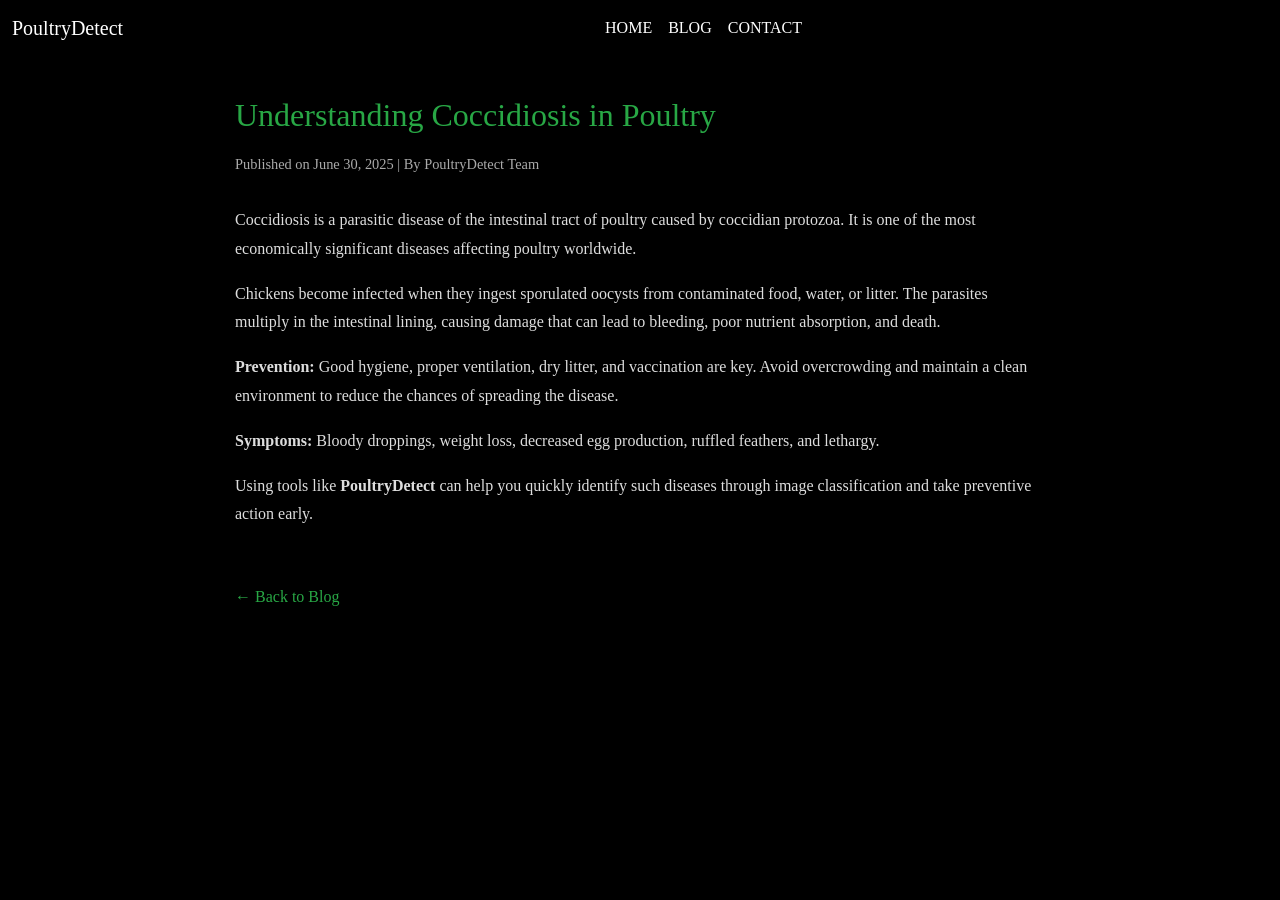
<file: Templates/blog-single.html>
<!DOCTYPE html>
<html lang="en">
<head>
  <meta charset="UTF-8">
  <meta name="viewport" content="width=device-width, initial-scale=1">
  <title>PoultryDetect - Blog Post</title>
  <link rel="stylesheet" href="https://cdn.jsdelivr.net/npm/bootstrap@5.3.0/dist/css/bootstrap.min.css">
  <style>
    body {
      background-color: #000;
      color: white;
      font-family: 'Georgia', serif;
    }
    .navbar {
      background-color: #000;
    }
    .navbar-nav .nav-link {
      color: white;
    }
    .navbar-nav .nav-link.active {
      font-weight: bold;
    }
    .container {
      max-width: 850px;
      padding: 40px 20px;
    }
    .post-title {
      color: #28a745;
      font-size: 2rem;
      margin-bottom: 20px;
    }
    .post-meta {
      color: #aaa;
      font-size: 0.9rem;
      margin-bottom: 30px;
    }
    .post-content {
      line-height: 1.8;
      color: #ddd;
    }
    .back-link {
      margin-top: 40px;
      display: inline-block;
      color: #28a745;
      text-decoration: none;
    }
    .back-link:hover {
      text-decoration: underline;
    }
  </style>
</head>
<body>

  <nav class="navbar navbar-expand-lg">
    <div class="container-fluid">
      <a class="navbar-brand text-white" href="/">PoultryDetect</a>
      <div class="collapse navbar-collapse justify-content-center">
        <ul class="navbar-nav">
          <li class="nav-item">
            <a class="nav-link" href="/">HOME</a>
          </li>
          <li class="nav-item">
            <a class="nav-link" href="/blog">BLOG</a>
          </li>
          <li class="nav-item">
            <a class="nav-link" href="#">CONTACT</a>
          </li>
        </ul>
      </div>
    </div>
  </nav>

  <div class="container">
    <h1 class="post-title">Understanding Coccidiosis in Poultry</h1>
    <p class="post-meta">Published on June 30, 2025 | By PoultryDetect Team</p>

    <div class="post-content">
      <p>
        Coccidiosis is a parasitic disease of the intestinal tract of poultry caused by coccidian protozoa. It is one of the most economically significant diseases affecting poultry worldwide.
      </p>
      <p>
        Chickens become infected when they ingest sporulated oocysts from contaminated food, water, or litter. The parasites multiply in the intestinal lining, causing damage that can lead to bleeding, poor nutrient absorption, and death.
      </p>
      <p>
        <strong>Prevention:</strong> Good hygiene, proper ventilation, dry litter, and vaccination are key. Avoid overcrowding and maintain a clean environment to reduce the chances of spreading the disease.
      </p>
      <p>
        <strong>Symptoms:</strong> Bloody droppings, weight loss, decreased egg production, ruffled feathers, and lethargy.
      </p>
      <p>
        Using tools like <strong>PoultryDetect</strong> can help you quickly identify such diseases through image classification and take preventive action early.
      </p>
    </div>

    <a href="/blog" class="back-link">← Back to Blog</a>
  </div>

</body>
</html>
</file>
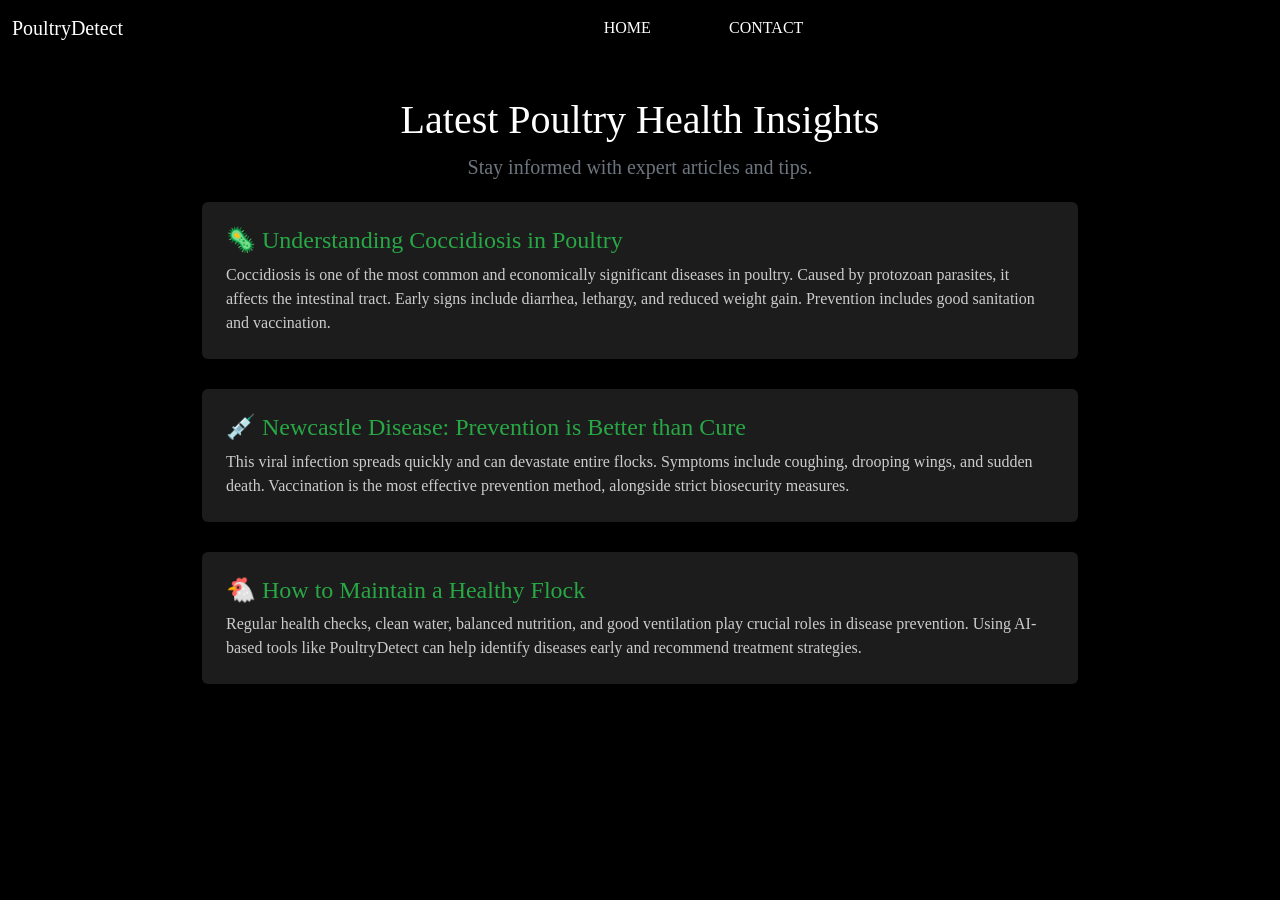
<file: Templates/blog.html>
<!DOCTYPE html>
<html lang="en">
<head>
  <meta charset="UTF-8">
  <meta name="viewport" content="width=device-width, initial-scale=1">
  <title>PoultryDetect - Blog</title>
  <link rel="stylesheet" href="https://cdn.jsdelivr.net/npm/bootstrap@5.3.0/dist/css/bootstrap.min.css">
  <style>
    body {
      background-color: black;
      color: white;
      font-family: 'Georgia', serif;
    }
    .navbar {
      background-color: #000;
    }
    .navbar-nav .nav-link {
      color: white;
    }
    .navbar-nav .nav-link.active {
      font-weight: bold;
    }
    .blog-header {
      text-align: center;
      margin-top: 40px;
      margin-bottom: 20px;
    }
    .card {
      background-color: #1c1c1c;
      border: none;
      margin-bottom: 30px;
    }
    .card-title {
      color: #28a745;
    }
    .card-text {
      color: #ccc;
    }
    .container {
      max-width: 900px;
    }
  </style>
</head>
<body>
  <nav class="navbar navbar-expand-lg">
    <div class="container-fluid">
      <a class="navbar-brand text-white" href="/">PoultryDetect</a>
      <div class="collapse navbar-collapse justify-content-center">
        <ul class="navbar-nav">
          <li class="nav-item">
            <a class="nav-link" href="/">HOME</a>
          </li>
          <li class="nav-item">
            <a class="nav-link active" href="/blog">BLOG</a>
          </li>
          <li class="nav-item">
            <a class="nav-link" href="#">CONTACT</a>
          </li>
        </ul>
      </div>
    </div>
  </nav>

  <div class="container">
    <div class="blog-header">
      <h1>Latest Poultry Health Insights</h1>
      <p class="lead text-secondary">Stay informed with expert articles and tips.</p>
    </div>

    <!-- Blog Post 1 -->
    <div class="card p-4">
      <h4 class="card-title">🦠 Understanding Coccidiosis in Poultry</h4>
      <p class="card-text">Coccidiosis is one of the most common and economically significant diseases in poultry. Caused by protozoan parasites, it affects the intestinal tract. Early signs include diarrhea, lethargy, and reduced weight gain. Prevention includes good sanitation and vaccination.</p>
    </div>

    <!-- Blog Post 2 -->
    <div class="card p-4">
      <h4 class="card-title">💉 Newcastle Disease: Prevention is Better than Cure</h4>
      <p class="card-text">This viral infection spreads quickly and can devastate entire flocks. Symptoms include coughing, drooping wings, and sudden death. Vaccination is the most effective prevention method, alongside strict biosecurity measures.</p>
    </div>

    <!-- Blog Post 3 -->
    <div class="card p-4">
      <h4 class="card-title">🐔 How to Maintain a Healthy Flock</h4>
      <p class="card-text">Regular health checks, clean water, balanced nutrition, and good ventilation play crucial roles in disease prevention. Using AI-based tools like PoultryDetect can help identify diseases early and recommend treatment strategies.</p>
    </div>
  </div>
</body>
</html>
</file>
